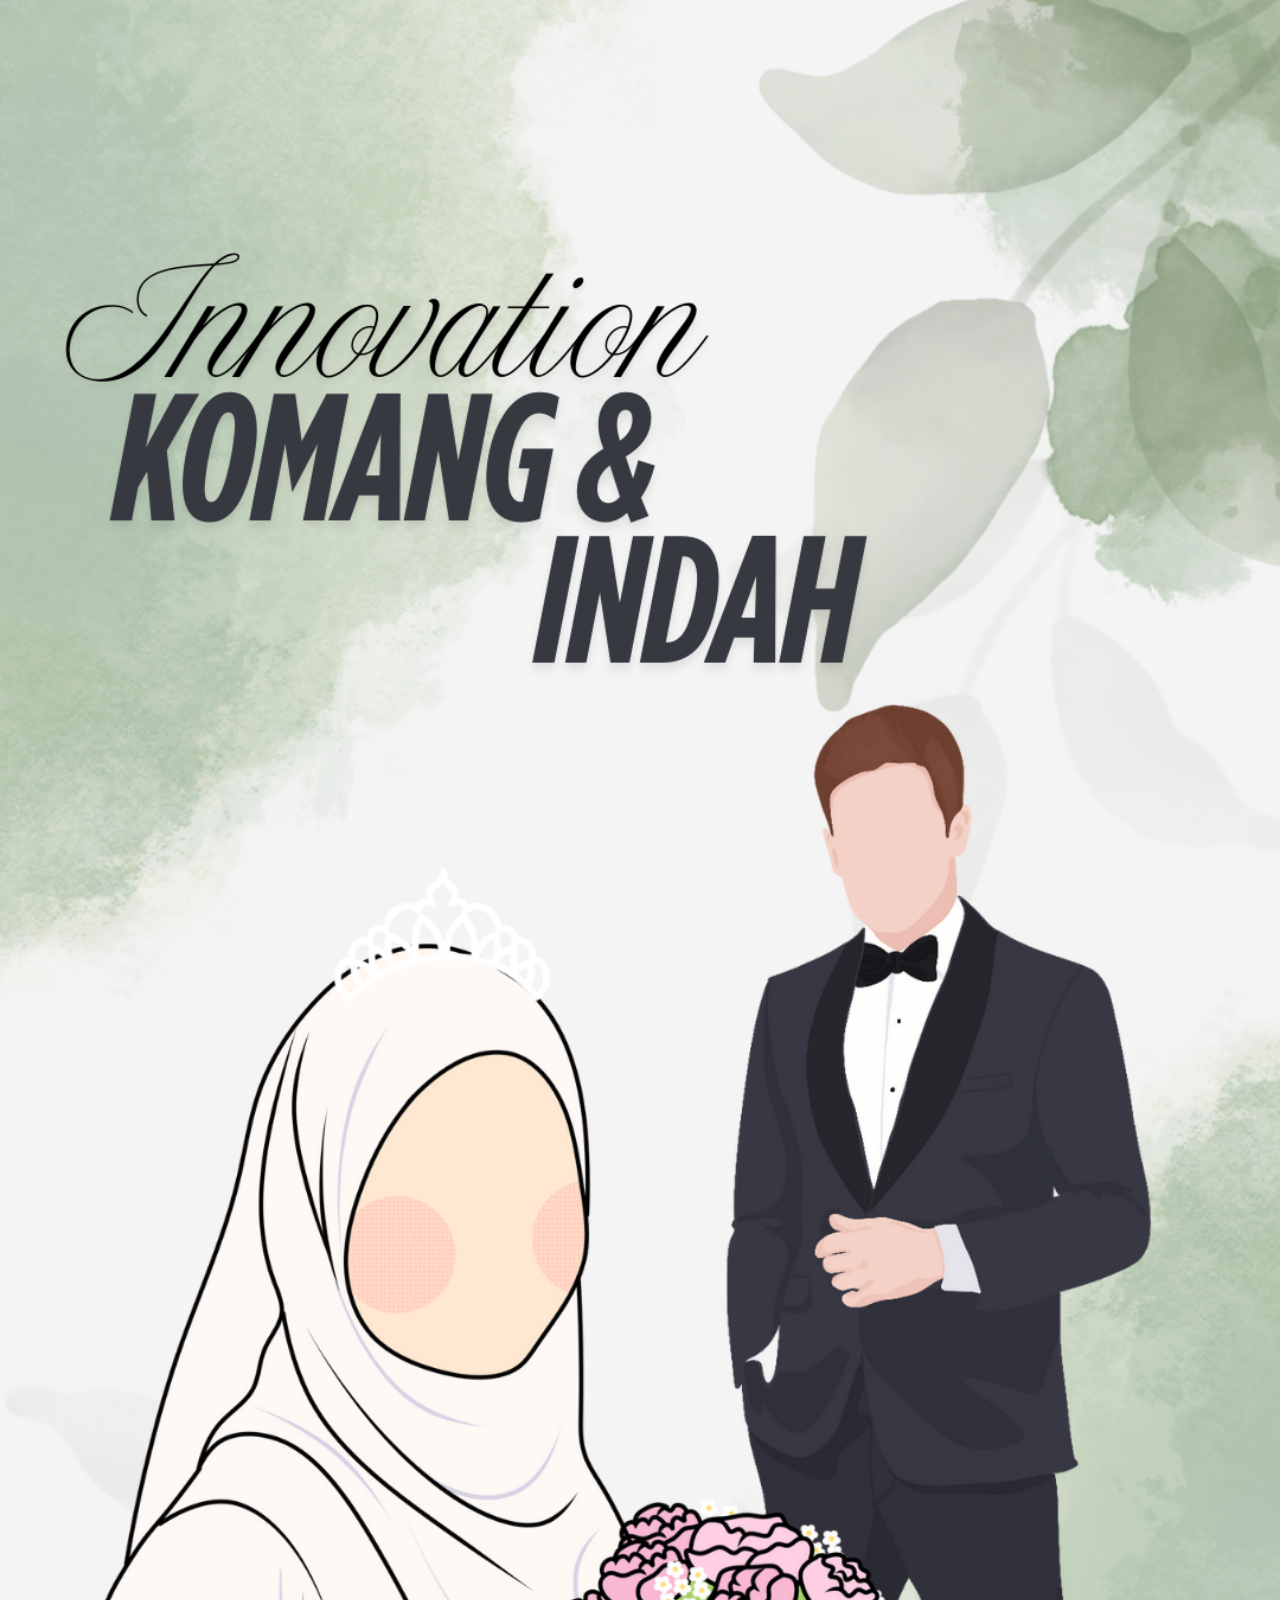
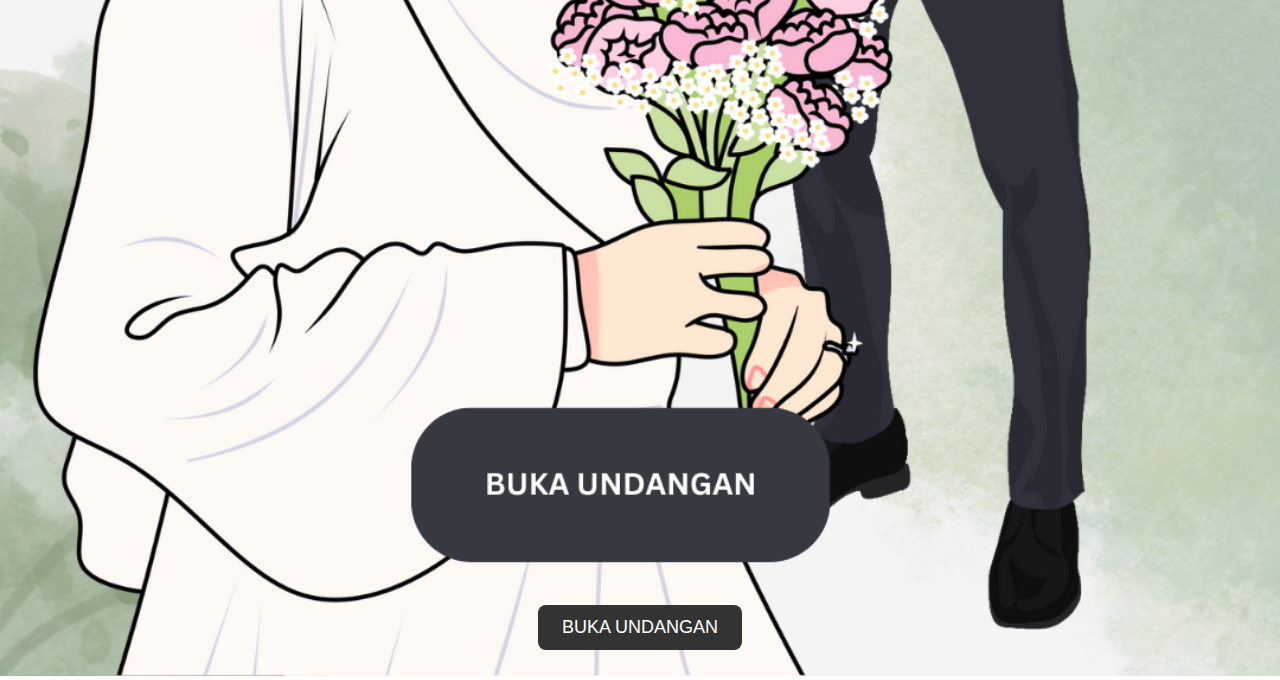
<file: Index.html>
<!DOCTYPE html>
<html lang="id">
<head>
    <meta charset="UTF-8">
    <title>Undangan Komang & Indah</title>
    <link rel="stylesheet" href="style.css">
</head>
<body class="page1">
    <div class="container">
        <img src="images/halaman1.png" alt="Undangan Komang & Indah" class="cover">
        <a href="undangan.html" class="button">BUKA UNDANGAN</a>
    </div>
</body>
</html>
</file>
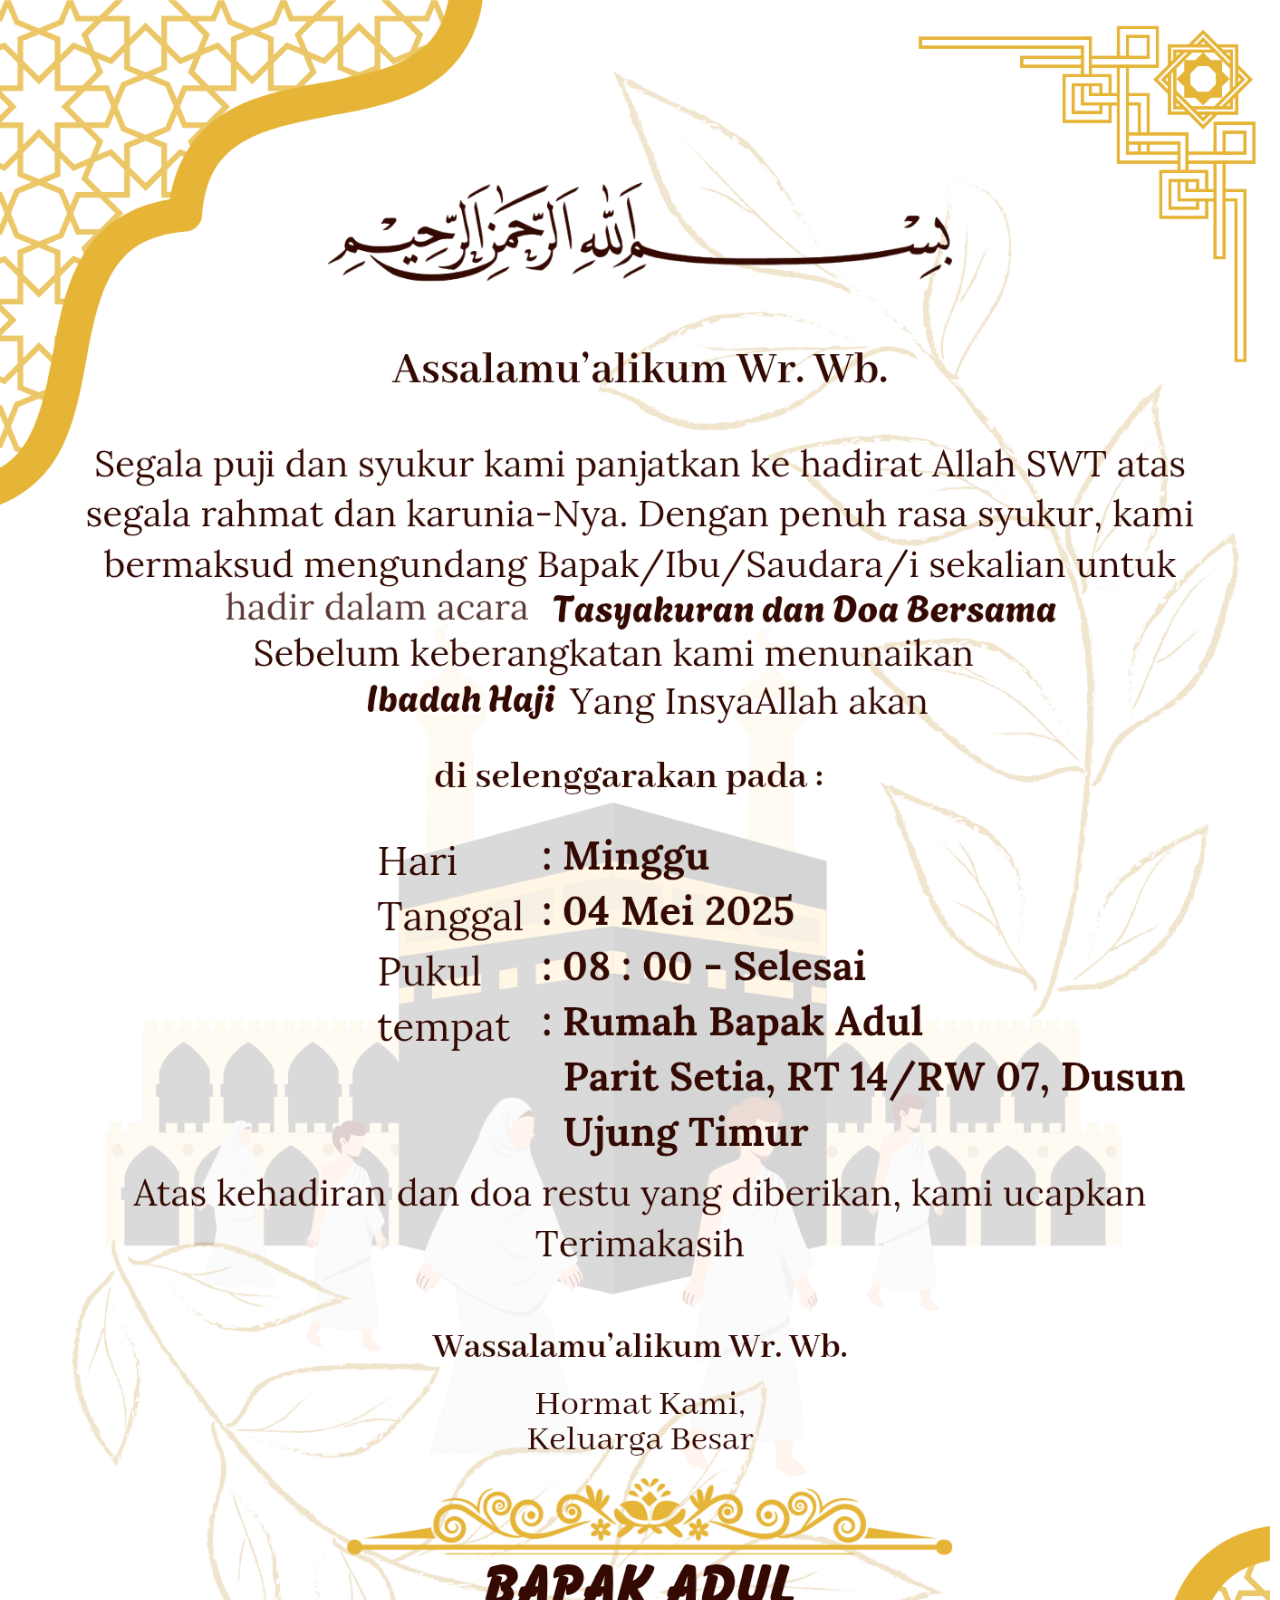
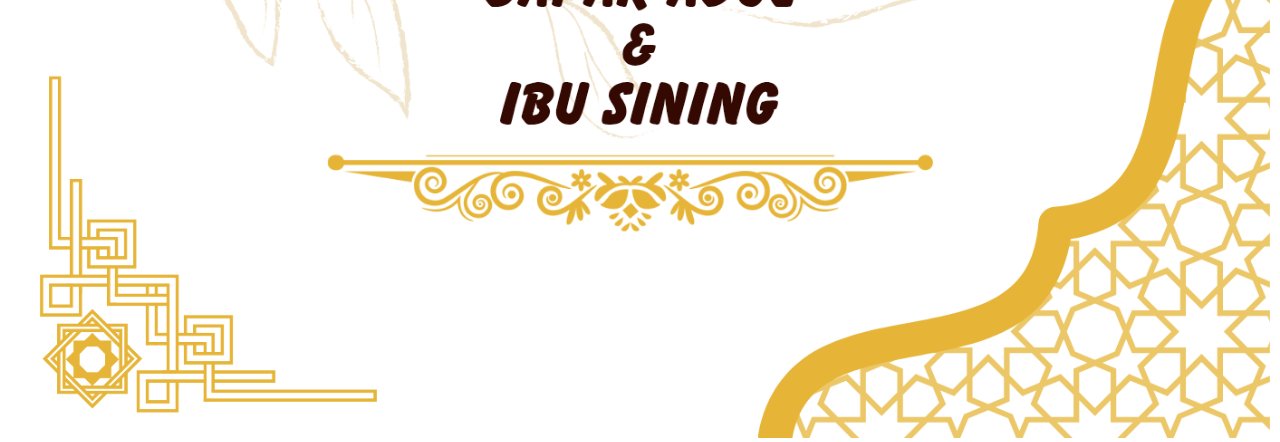
<file: undangan.html>
<!DOCTYPE html>
<html lang="id">
<head>
    <meta charset="UTF-8">
    <title>Undangan Komang & Indah</title>
    <link rel="stylesheet" href="style.css">
</head>
<body class="page2">
    <audio autoplay loop>
        <source src="Music/Cinta Seorang Pria.mp3" type="audio/mpeg">
        Your browser does not support the audio element.
    </audio>
    <div class="container">
        <img src="Images/halaman2.png" alt="Undangan Komang & Indah" class="cover">
    </div>
</body>
</html>
</file>
<file: style.css>
body {
    margin: 0;
    font-family: 'Arial', sans-serif;
    background-color: #f9f9f9;
}

.container {
    position: relative;
    text-align: center;
    min-height: 100vh;
    background-color: #ffffff;
}

.cover {
    width: 100%;
    height: auto;
}

.button {
    position: absolute;
    bottom: 30px;
    left: 50%;
    transform: translateX(-50%);
    background-color: #333;
    color: white;
    padding: 12px 24px;
    text-decoration: none;
    font-size: 18px;
    border-radius: 8px;
    transition: background-color 0.3s;
}

.button:hover {
    background-color: #555;
}
</file>
